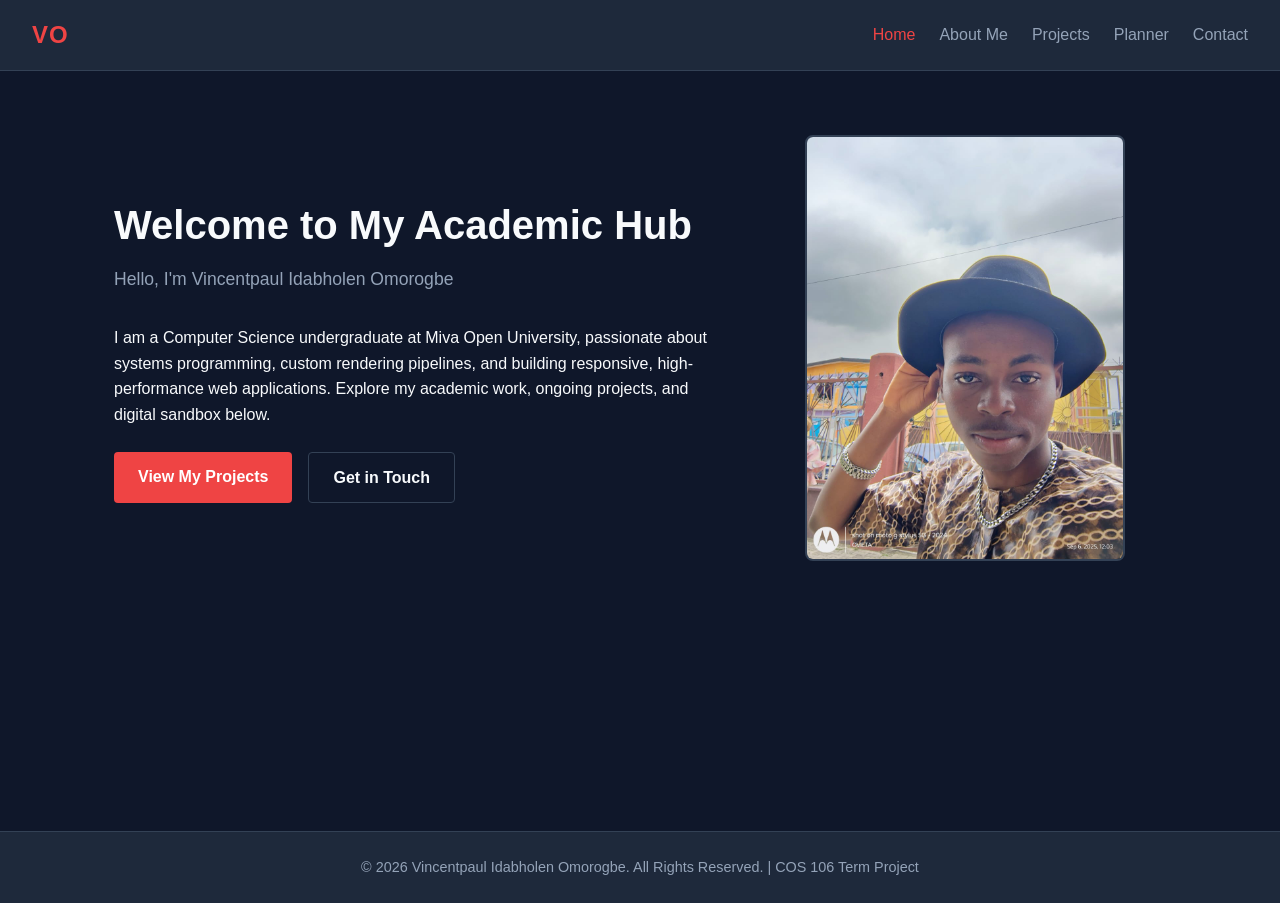
<file: index.html>
<!doctype html>
<html lang="en">
  <head>
    <meta charset="UTF-8" />
    <meta name="viewport" content="width=device-width, initial-scale=1.0" />
    <title>Vincentpaul Omorogbe | Academic Portfolio</title>
    <link rel="stylesheet" href="style.css" />
  </head>
  <body>
    <header>
      <div class="logo">VO</div>
      <nav>
        <ul class="nav-links">
          <li><a href="index.html" class="active">Home</a></li>
          <li><a href="about.html">About Me</a></li>
          <li><a href="projects.html">Projects</a></li>
          <li><a href="planner.html">Planner</a></li>
          <li><a href="contact.html">Contact</a></li>
        </ul>
      </nav>
    </header>

    <main class="container">
      <section class="hero-section">
        <div class="hero-text">
          <h1>Welcome to My Academic Hub</h1>
          <p class="subtitle">Hello, I'm Vincentpaul Idabholen Omorogbe</p>
          <p class="bio-snippet">
            I am a Computer Science undergraduate at Miva Open University,
            passionate about systems programming, custom rendering pipelines,
            and building responsive, high-performance web applications. Explore
            my academic work, ongoing projects, and digital sandbox below.
          </p>
          <div class="hero-actions">
            <a href="projects.html" class="btn btn-primary">View My Projects</a>
            <a href="contact.html" class="btn btn-secondary">Get in Touch</a>
          </div>
        </div>
        <div class="hero-image">
          <!-- Replace with an actual image path once deployed -->
          <img
            src="./vincentpaul_omorogbe.jpeg"
            alt="Vincentpaul Idabholen Omorogbe"
            class="profile-pic"
          />
        </div>
      </section>
    </main>

    <footer>
      <p>
        &copy; 2026 Vincentpaul Idabholen Omorogbe. All Rights Reserved. | COS
        106 Term Project
      </p>
    </footer>
  </body>
</html>
</file>
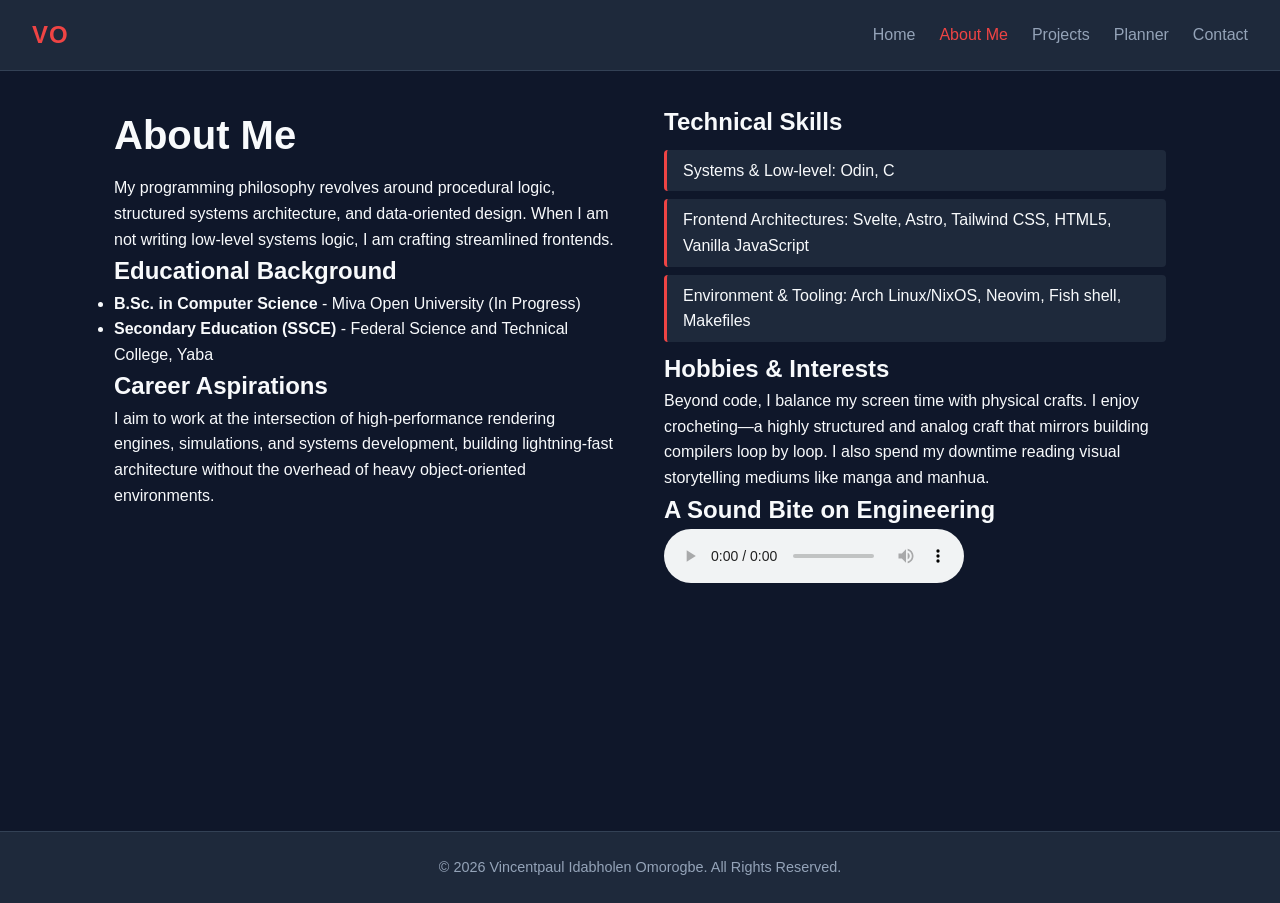
<file: about.html>
<!DOCTYPE html>
<html lang="en">
<head>
    <meta charset="UTF-8">
    <meta name="viewport" content="width=device-width, initial-scale=1.0">
    <title>About Me | Vincentpaul Omorogbe</title>
    <link rel="stylesheet" href="style.css">
</head>
<body>
    <header>
        <div class="logo">VO</div>
        <nav>
            <ul class="nav-links">
                <li><a href="index.html">Home</a></li>
                <li><a href="about.html" class="active">About Me</a></li>
                <li><a href="projects.html">Projects</a></li>
                <li><a href="planner.html">Planner</a></li>
                <li><a href="contact.html">Contact</a></li>
            </ul>
        </nav>
    </header>

    <main class="container">
        <section class="about-grid">
            <div class="about-content">
                <h1>About Me</h1>
                <p>
                    My programming philosophy revolves around procedural logic, structured systems architecture, and 
                    data-oriented design. When I am not writing low-level systems logic, I am crafting streamlined frontends.
                </p>

                <h2>Educational Background</h2>
                <ul>
                    <li><strong>B.Sc. in Computer Science</strong> - Miva Open University (In Progress)</li>
                    <li><strong>Secondary Education (SSCE)</strong> - Federal Science and Technical College, Yaba</li>
                </ul>

                <h2>Career Aspirations</h2>
                <p>
                    I aim to work at the intersection of high-performance rendering engines, simulations, and systems development, 
                    building lightning-fast architecture without the overhead of heavy object-oriented environments.
                </p>
            </div>

            <div class="skills-hobbies">
                <h2>Technical Skills</h2>
                <ul class="skills-list">
                    <li>Systems & Low-level: Odin, C</li>
                    <li>Frontend Architectures: Svelte, Astro, Tailwind CSS, HTML5, Vanilla JavaScript</li>
                    <li>Environment & Tooling: Arch Linux/NixOS, Neovim, Fish shell, Makefiles</li>
                </ul>

                <h2>Hobbies & Interests</h2>
                <p>
                    Beyond code, I balance my screen time with physical crafts. I enjoy crocheting—a highly 
                    structured and analog craft that mirrors building compilers loop by loop. I also spend my downtime 
                    reading visual storytelling mediums like manga and manhua.
                </p>

                <!-- Multimedia requirement met with an audio component -->
                <h2>A Sound Bite on Engineering</h2>
                <audio controls>
                    <source src="https://www.soundhelix.com/examples/mp3/SoundHelix-Song-1.mp3" type="audio/mpeg">
                    Your browser does not support the audio element.
                </audio>
            </div>
        </section>
    </main>

    <footer>
        <p>&copy; 2026 Vincentpaul Idabholen Omorogbe. All Rights Reserved.</p>
    </footer>
</body>
</html>
</file>
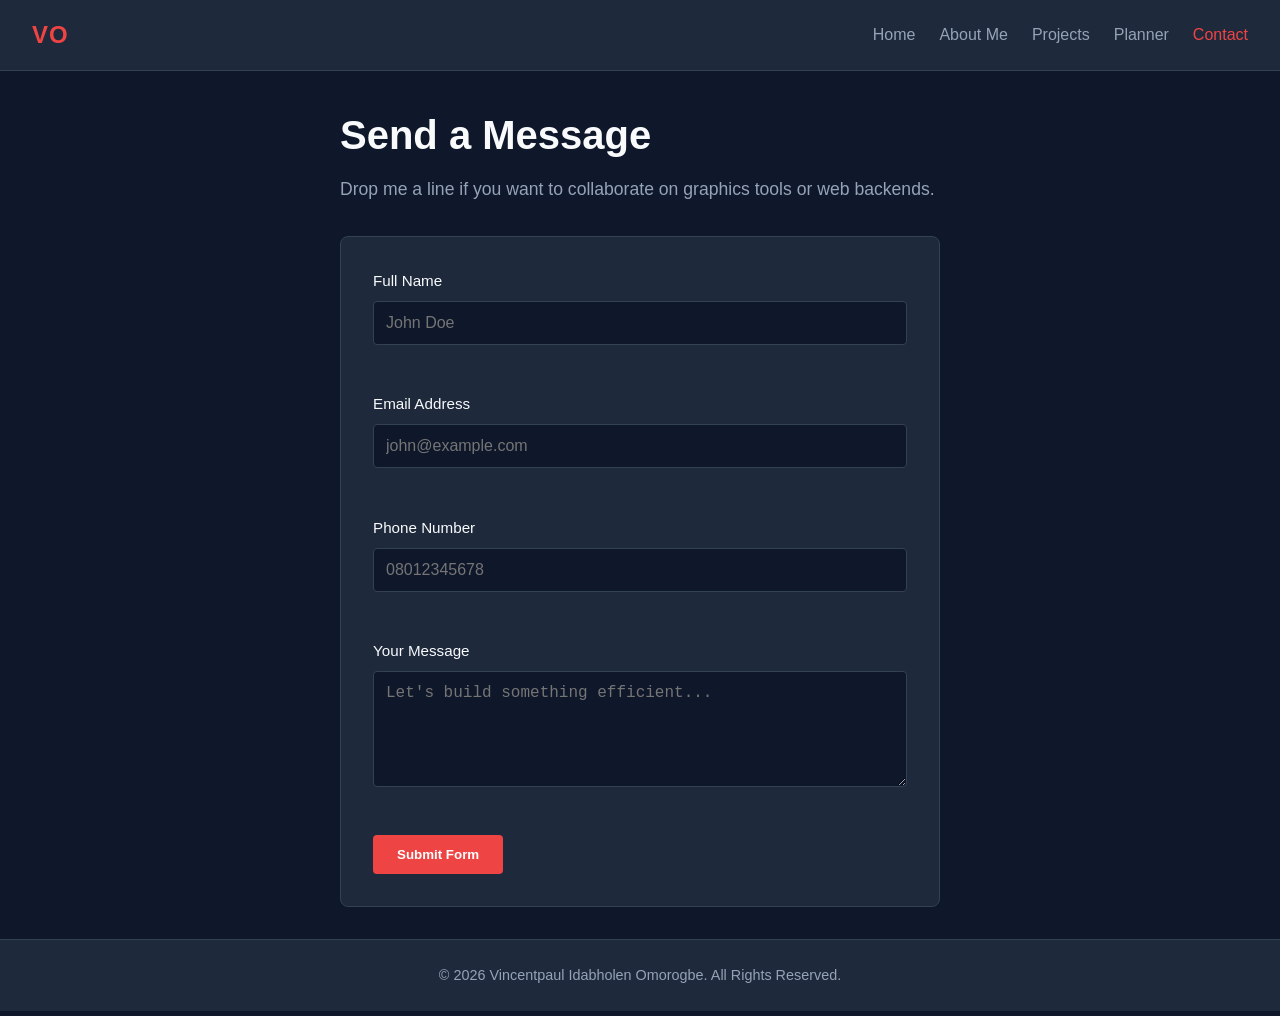
<file: contact.html>
<!doctype html>
<html lang="en">
  <head>
    <meta charset="UTF-8" />
    <meta name="viewport" content="width=device-width, initial-scale=1.0" />
    <title>Contact | Vincentpaul Omorogbe</title>
    <link rel="stylesheet" href="style.css" />
  </head>
  <body>
    <header>
      <div class="logo">VO</div>
      <nav>
        <ul class="nav-links">
          <li><a href="index.html">Home</a></li>
          <li><a href="about.html">About Me</a></li>
          <li><a href="projects.html">Projects</a></li>
          <li><a href="planner.html">Planner</a></li>
          <li><a href="contact.html" class="active">Contact</a></li>
        </ul>
      </nav>
    </header>

    <main class="container">
      <section class="contact-section">
        <h1>Send a Message</h1>
        <p class="subtitle">
          Drop me a line if you want to collaborate on graphics tools or web
          backends.
        </p>

        <form id="contact-form" class="contact-form" novalidate>
          <div class="form-group">
            <label for="user-name">Full Name</label>
            <input
              type="text"
              id="user-name"
              name="username"
              placeholder="John Doe"
            />
            <span class="error-msg" id="name-error"></span>
          </div>

          <div class="form-group">
            <label for="user-email">Email Address</label>
            <input
              type="email"
              id="user-email"
              name="email"
              placeholder="john@example.com"
            />
            <span class="error-msg" id="email-error"></span>
          </div>

          <div class="form-group">
            <label for="user-phone">Phone Number</label>
            <input
              type="tel"
              id="user-phone"
              name="phone number"
              placeholder="08012345678"
            />
            <span class="error-msg" id="phone-error"></span>
          </div>

          <div class="form-group">
            <label for="user-message">Your Message</label>
            <textarea
              id="user-message"
              rows="5"
              name="message"
              placeholder="Let's build something efficient..."
            ></textarea>
            <span class="error-msg" id="message-error"></span>
          </div>

          <button type="submit" class="btn btn-primary">Submit Form</button>
          <div id="form-success" class="success-banner"></div>
        </form>
      </section>
    </main>

    <footer>
      <p>&copy; 2026 Vincentpaul Idabholen Omorogbe. All Rights Reserved.</p>
    </footer>

    <script src="app.js"></script>
  </body>
</html>
</file>
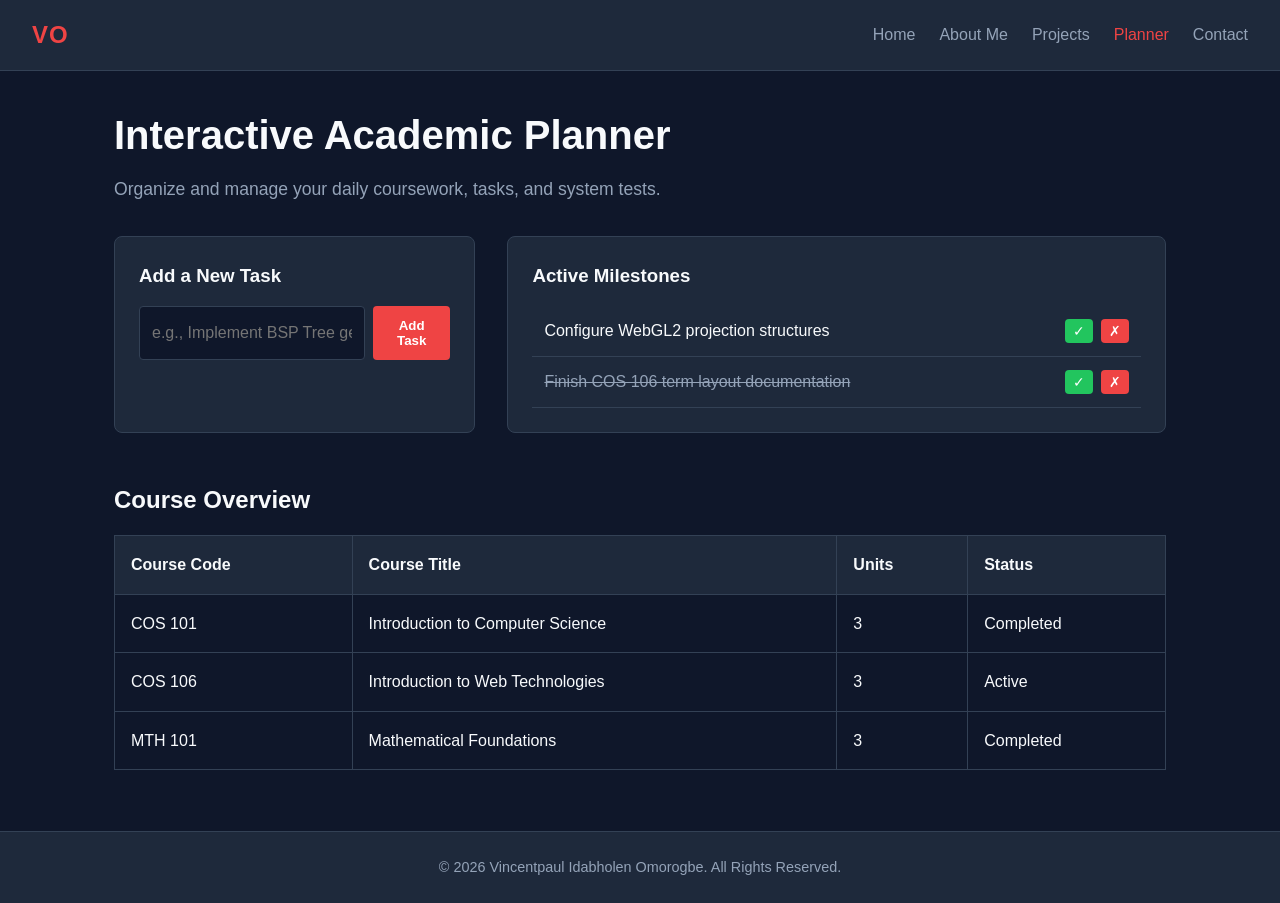
<file: planner.html>
<!DOCTYPE html>
<html lang="en">
<head>
    <meta charset="UTF-8">
    <meta name="viewport" content="width=device-width, initial-scale=1.0">
    <title>Academic Planner | Vincentpaul Omorogbe</title>
    <link rel="stylesheet" href="style.css">
</head>
<body>
    <header>
        <div class="logo">VO</div>
        <nav>
            <ul class="nav-links">
                <li><a href="index.html">Home</a></li>
                <li><a href="about.html">About Me</a></li>
                <li><a href="projects.html">Projects</a></li>
                <li><a href="planner.html" class="active">Planner</a></li>
                <li><a href="contact.html">Contact</a></li>
            </ul>
        </nav>
    </header>

    <main class="container">
        <h1>Interactive Academic Planner</h1>
        <p class="subtitle">Organize and manage your daily coursework, tasks, and system tests.</p>

        <section class="planner-section">
            <!-- Planner Inputs -->
            <div class="planner-form">
                <h3>Add a New Task</h3>
                <div class="input-group">
                    <input type="text" id="task-input" placeholder="e.g., Implement BSP Tree generator..." aria-label="Task name">
                    <button id="add-task-btn" class="btn btn-primary">Add Task</button>
                </div>
            </div>

            <!-- Task List Display -->
            <div class="tasks-container">
                <h3>Active Milestones</h3>
                <ul id="task-list" class="task-list">
                    <!-- Dynamic tasks will load here via JavaScript -->
                </ul>
            </div>
        </section>

        <!-- Course schedule table to fulfill semantic table requirement -->
        <section class="schedule-section">
            <h2>Course Overview</h2>
            <table class="schedule-table">
                <thead>
                    <tr>
                        <th>Course Code</th>
                        <th>Course Title</th>
                        <th>Units</th>
                        <th>Status</th>
                    </tr>
                </thead>
                <tbody>
                    <tr>
                        <td>COS 101</td>
                        <td>Introduction to Computer Science</td>
                        <td>3</td>
                        <td>Completed</td>
                    </tr>
                    <tr>
                        <td>COS 106</td>
                        <td>Introduction to Web Technologies</td>
                        <td>3</td>
                        <td>Active</td>
                    </tr>
                    <tr>
                        <td>MTH 101</td>
                        <td>Mathematical Foundations</td>
                        <td>3</td>
                        <td>Completed</td>
                    </tr>
                </tbody>
            </table>
        </section>
    </main>

    <footer>
        <p>&copy; 2026 Vincentpaul Idabholen Omorogbe. All Rights Reserved.</p>
    </footer>

    <script src="app.js"></script>
</body>
</html>
</file>
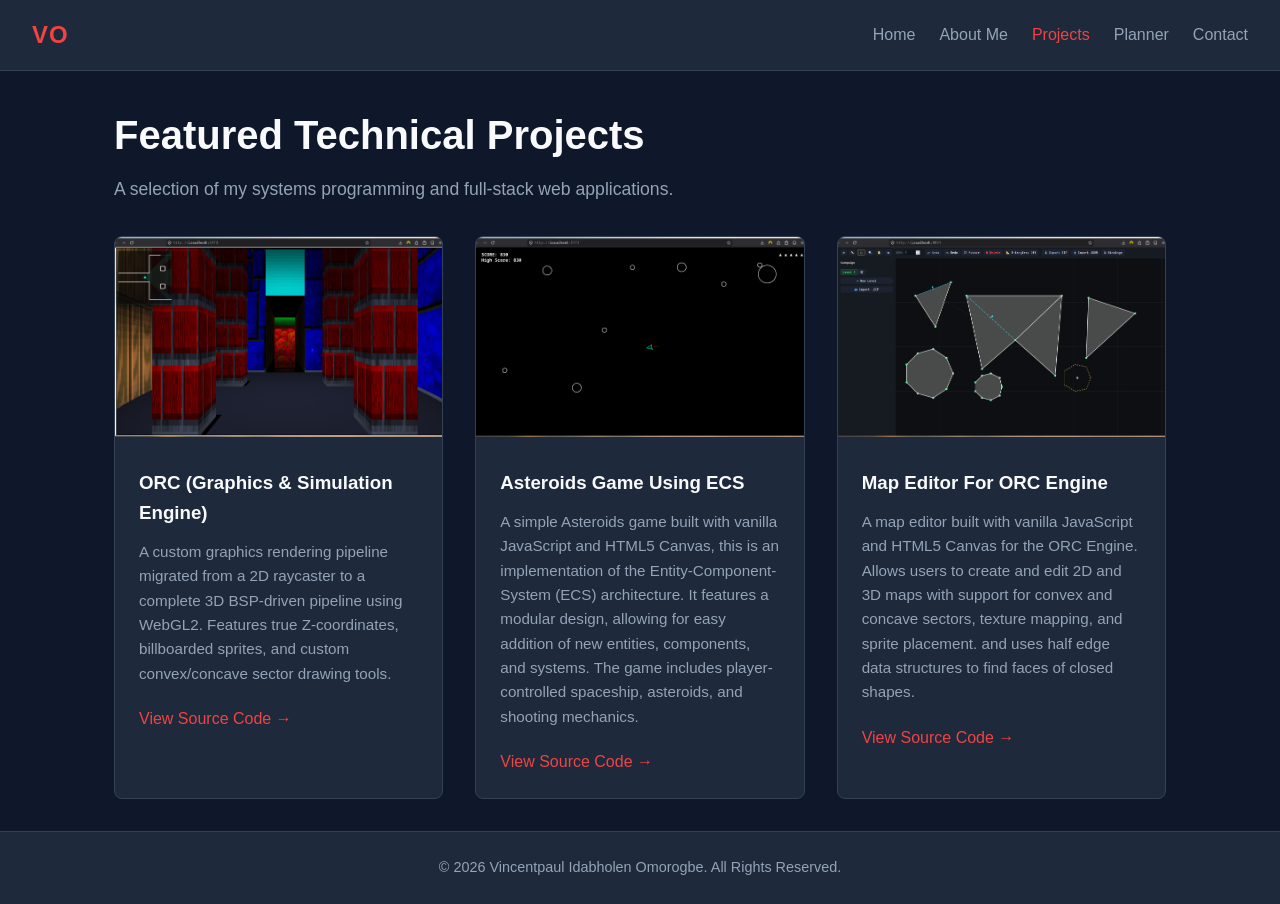
<file: projects.html>
<!doctype html>
<html lang="en">
  <head>
    <meta charset="UTF-8" />
    <meta name="viewport" content="width=device-width, initial-scale=1.0" />
    <title>Projects | Vincentpaul Omorogbe</title>
    <link rel="stylesheet" href="style.css" />
  </head>
  <body>
    <header>
      <div class="logo">VO</div>
      <nav>
        <ul class="nav-links">
          <li><a href="index.html">Home</a></li>
          <li><a href="about.html">About Me</a></li>
          <li><a href="projects.html" class="active">Projects</a></li>
          <li><a href="planner.html">Planner</a></li>
          <li><a href="contact.html">Contact</a></li>
        </ul>
      </nav>
    </header>

    <main class="container">
      <h1>Featured Technical Projects</h1>
      <p class="subtitle">
        A selection of my systems programming and full-stack web applications.
      </p>

      <section class="projects-grid">
        <!-- Project 1 -->
        <article class="project-card">
          <img
            src="./orc_engine.png"
            alt="ORC Engine Screenshot"
            class="project-img"
          />
          <div class="project-info">
            <h3>ORC (Graphics & Simulation Engine)</h3>
            <p>
              A custom graphics rendering pipeline migrated from a 2D raycaster
              to a complete 3D BSP-driven pipeline using WebGL2. Features true
              Z-coordinates, billboarded sprites, and custom convex/concave
              sector drawing tools.
            </p>
            <a
              href="https://github.com/0V13TA/ORC"
              target="_blank"
              class="project-link"
              >View Source Code &rarr;</a
            >
          </div>
        </article>

        <!-- Project 2 -->
        <article class="project-card">
          <img
            src="./asteroids.png"
            alt="Asteroids Game Screenshot"
            class="project-img"
          />
          <div class="project-info">
            <h3>Asteroids Game Using ECS</h3>
            <p>
              A simple Asteroids game built with vanilla JavaScript and HTML5
              Canvas, this is an implementation of the Entity-Component-System
              (ECS) architecture. It features a modular design, allowing for
              easy addition of new entities, components, and systems. The game
              includes player-controlled spaceship, asteroids, and shooting
              mechanics.
            </p>
            <a
              href="https://github.com/0V13TA/coding-challenges/tree/main/asteroids"
              target="_blank"
              class="project-link"
              >View Source Code &rarr;</a
            >
          </div>
        </article>

        <!-- Project 3 -->
        <article class="project-card">
          <img
            src="./maps.png"
            alt="Map Editor For ORC Engine"
            class="project-img"
          />
          <div class="project-info">
            <h3>Map Editor For ORC Engine</h3>
            <p>
              A map editor built with vanilla JavaScript and HTML5 Canvas for
              the ORC Engine. Allows users to create and edit 2D and 3D maps
              with support for convex and concave sectors, texture mapping, and
              sprite placement. and uses half edge data structures to find faces
              of closed shapes.
            </p>
            <a
              href="https://github.com/0V13TA/map"
              target="_blank"
              class="project-link"
              >View Source Code &rarr;</a
            >
          </div>
        </article>
      </section>
    </main>

    <footer>
      <p>&copy; 2026 Vincentpaul Idabholen Omorogbe. All Rights Reserved.</p>
    </footer>
  </body>
</html>
</file>
<file: style.css>
/* Custom properties for theme styling */
:root {
    --bg-primary: #0f172a;
    --bg-secondary: #1e293b;
    --text-primary: #f8fafc;
    --text-secondary: #94a3b8;
    --accent: #ef4444;
    --accent-hover: #dc2626;
    --border: #334155;
}

* {
    margin: 0;
    padding: 0;
    box-sizing: border-box;
}

body {
    font-family: -apple-system, BlinkMacSystemFont, "Segoe UI", Roboto, sans-serif;
    background-color: var(--bg-primary);
    color: var(--text-primary);
    line-height: 1.6;
}

.container {
    max-width: 1100px;
    margin: 0 auto;
    padding: 2rem 1.5rem;
    min-height: calc(100vh - 140px);
}

/* Header & Navigation Styling */
header {
    background-color: var(--bg-secondary);
    border-bottom: 1px solid var(--border);
    display: flex;
    justify-content: space-between;
    align-items: center;
    padding: 1rem 2rem;
    position: sticky;
    top: 0;
    z-index: 100;
}

.logo {
    font-size: 1.5rem;
    font-weight: 800;
    letter-spacing: 1px;
    color: var(--accent);
}

.nav-links {
    display: flex;
    list-style: none;
    gap: 1.5rem;
}

.nav-links a {
    color: var(--text-secondary);
    text-decoration: none;
    font-weight: 500;
    transition: color 0.2s ease-in-out;
}

.nav-links a:hover,
.nav-links a.active {
    color: var(--accent);
}

/* Typography elements */
h1 {
    font-size: 2.5rem;
    margin-bottom: 0.5rem;
}

.subtitle {
    color: var(--text-secondary);
    font-size: 1.1rem;
    margin-bottom: 2rem;
}

/* Buttons */
.btn {
    display: inline-block;
    padding: 0.75rem 1.5rem;
    border-radius: 4px;
    font-weight: 600;
    text-decoration: none;
    cursor: pointer;
    transition: background-color 0.2s;
    border: none;
}

.btn-primary {
    background-color: var(--accent);
    color: white;
}

.btn-primary:hover {
    background-color: var(--accent-hover);
}

.btn-secondary {
    background-color: transparent;
    color: var(--text-primary);
    border: 1px solid var(--border);
}

.btn-secondary:hover {
    background-color: var(--bg-secondary);
}

/* Responsive Grids */
.hero-section {
    display: flex;
    flex-wrap: wrap;
    align-items: center;
    gap: 3rem;
    margin-top: 2rem;
}

.hero-text {
    flex: 1 1 500px;
}

.hero-actions {
    display: flex;
    gap: 1rem;
    margin-top: 1.5rem;
}

.hero-image {
    flex: 1 1 300px;
    display: flex;
    justify-content: center;
}

.profile-pic {
    width: 100%;
    max-width: 320px;
    border-radius: 8px;
    border: 2px solid var(--border);
    transition: transform 0.3s;
}

.profile-pic:hover {
    transform: scale(1.02);
}

/* About Me grid layouts */
.about-grid {
    display: grid;
    grid-template-columns: repeat(auto-fit, minmax(300px, 1fr));
    gap: 3rem;
}

.skills-list {
    list-style: none;
    margin-top: 0.5rem;
}

.skills-list li {
    background-color: var(--bg-secondary);
    padding: 0.5rem 1rem;
    border-radius: 4px;
    margin-bottom: 0.5rem;
    border-left: 3px solid var(--accent);
}

/* Card layout (Projects Page) */
.projects-grid {
    display: grid;
    grid-template-columns: repeat(auto-fit, minmax(320px, 1fr));
    gap: 2rem;
    margin-top: 2rem;
}

.project-card {
    background-color: var(--bg-secondary);
    border: 1px solid var(--border);
    border-radius: 8px;
    overflow: hidden;
    transition: transform 0.2s, box-shadow 0.2s;
}

.project-card:hover {
    transform: translateY(-4px);
    box-shadow: 0 10px 15px -3px rgba(0, 0, 0, 0.3);
}

.project-img {
    width: 100%;
    height: 200px;
    object-fit: cover;
}

.project-info {
    padding: 1.5rem;
}

.project-info h3 {
    margin-bottom: 0.75rem;
}

.project-info p {
    color: var(--text-secondary);
    font-size: 0.95rem;
    margin-bottom: 1.25rem;
}

.project-link {
    color: var(--accent);
    text-decoration: none;
    font-weight: 500;
}

/* Planner / Interactive List Layout */
.planner-section {
    display: grid;
    grid-template-columns: 1fr;
    gap: 2rem;
    margin-bottom: 3rem;
}

@media (min-width: 768px) {
    .planner-section {
        grid-template-columns: 1fr 2fr;
    }
}

.planner-form, .tasks-container {
    background-color: var(--bg-secondary);
    padding: 1.5rem;
    border-radius: 8px;
    border: 1px solid var(--border);
}

.input-group {
    display: flex;
    gap: 0.5rem;
    margin-top: 1rem;
}

.input-group input, .form-group input, .form-group textarea {
    flex-grow: 1;
    background-color: var(--bg-primary);
    border: 1px solid var(--border);
    color: var(--text-primary);
    padding: 0.75rem;
    border-radius: 4px;
    font-size: 1rem;
}

.input-group input:focus, .form-group input:focus, .form-group textarea:focus {
    outline: 1px solid var(--accent);
}

.task-list {
    list-style: none;
    margin-top: 1rem;
}

.task-item {
    display: flex;
    justify-content: space-between;
    align-items: center;
    padding: 0.75rem;
    border-bottom: 1px solid var(--border);
    animation: fadeIn 0.3s ease;
}

.task-text {
    flex-grow: 1;
}

.task-item.completed .task-text {
    text-decoration: line-through;
    color: var(--text-secondary);
}

.task-btn-group {
    display: flex;
    gap: 0.5rem;
}

.task-btn-group button {
    padding: 0.25rem 0.5rem;
    border-radius: 4px;
    cursor: pointer;
    border: none;
    font-size: 0.85rem;
}

.complete-btn {
    background-color: #22c55e;
    color: white;
}

.delete-btn {
    background-color: var(--accent);
    color: white;
}

/* Tables Section */
.schedule-section {
    margin-top: 3rem;
}

.schedule-table {
    width: 100%;
    border-collapse: collapse;
    margin-top: 1rem;
}

.schedule-table th, .schedule-table td {
    padding: 1rem;
    border: 1px solid var(--border);
    text-align: left;
}

.schedule-table th {
    background-color: var(--bg-secondary);
}

/* Contact Form Styling */
.contact-section {
    max-width: 600px;
    margin: 0 auto;
}

.contact-form {
    background-color: var(--bg-secondary);
    padding: 2rem;
    border-radius: 8px;
    border: 1px solid var(--border);
}

.form-group {
    margin-bottom: 1.5rem;
    display: flex;
    flex-direction: column;
}

.form-group label {
    margin-bottom: 0.5rem;
    font-size: 0.95rem;
}

.error-msg {
    color: var(--accent);
    font-size: 0.85rem;
    margin-top: 0.25rem;
    min-height: 1.2rem;
}

.success-banner {
    background-color: #166534;
    color: #bbf7d0;
    padding: 0.75rem;
    border-radius: 4px;
    margin-top: 1rem;
    display: none;
    text-align: center;
}

/* Footer Section */
footer {
    background-color: var(--bg-secondary);
    border-top: 1px solid var(--border);
    padding: 1.5rem;
    text-align: center;
    color: var(--text-secondary);
    font-size: 0.9rem;
}

/* Animations */
@keyframes fadeIn {
    from { opacity: 0; transform: translateY(5px); }
    to { opacity: 1; transform: translateY(0); }
}

/* Mobile Responsiveness Rules */
@media (max-width: 600px) {
    header {
        flex-direction: column;
        gap: 1rem;
    }
    .nav-links {
        flex-wrap: wrap;
        justify-content: center;
    }
}
</file>
